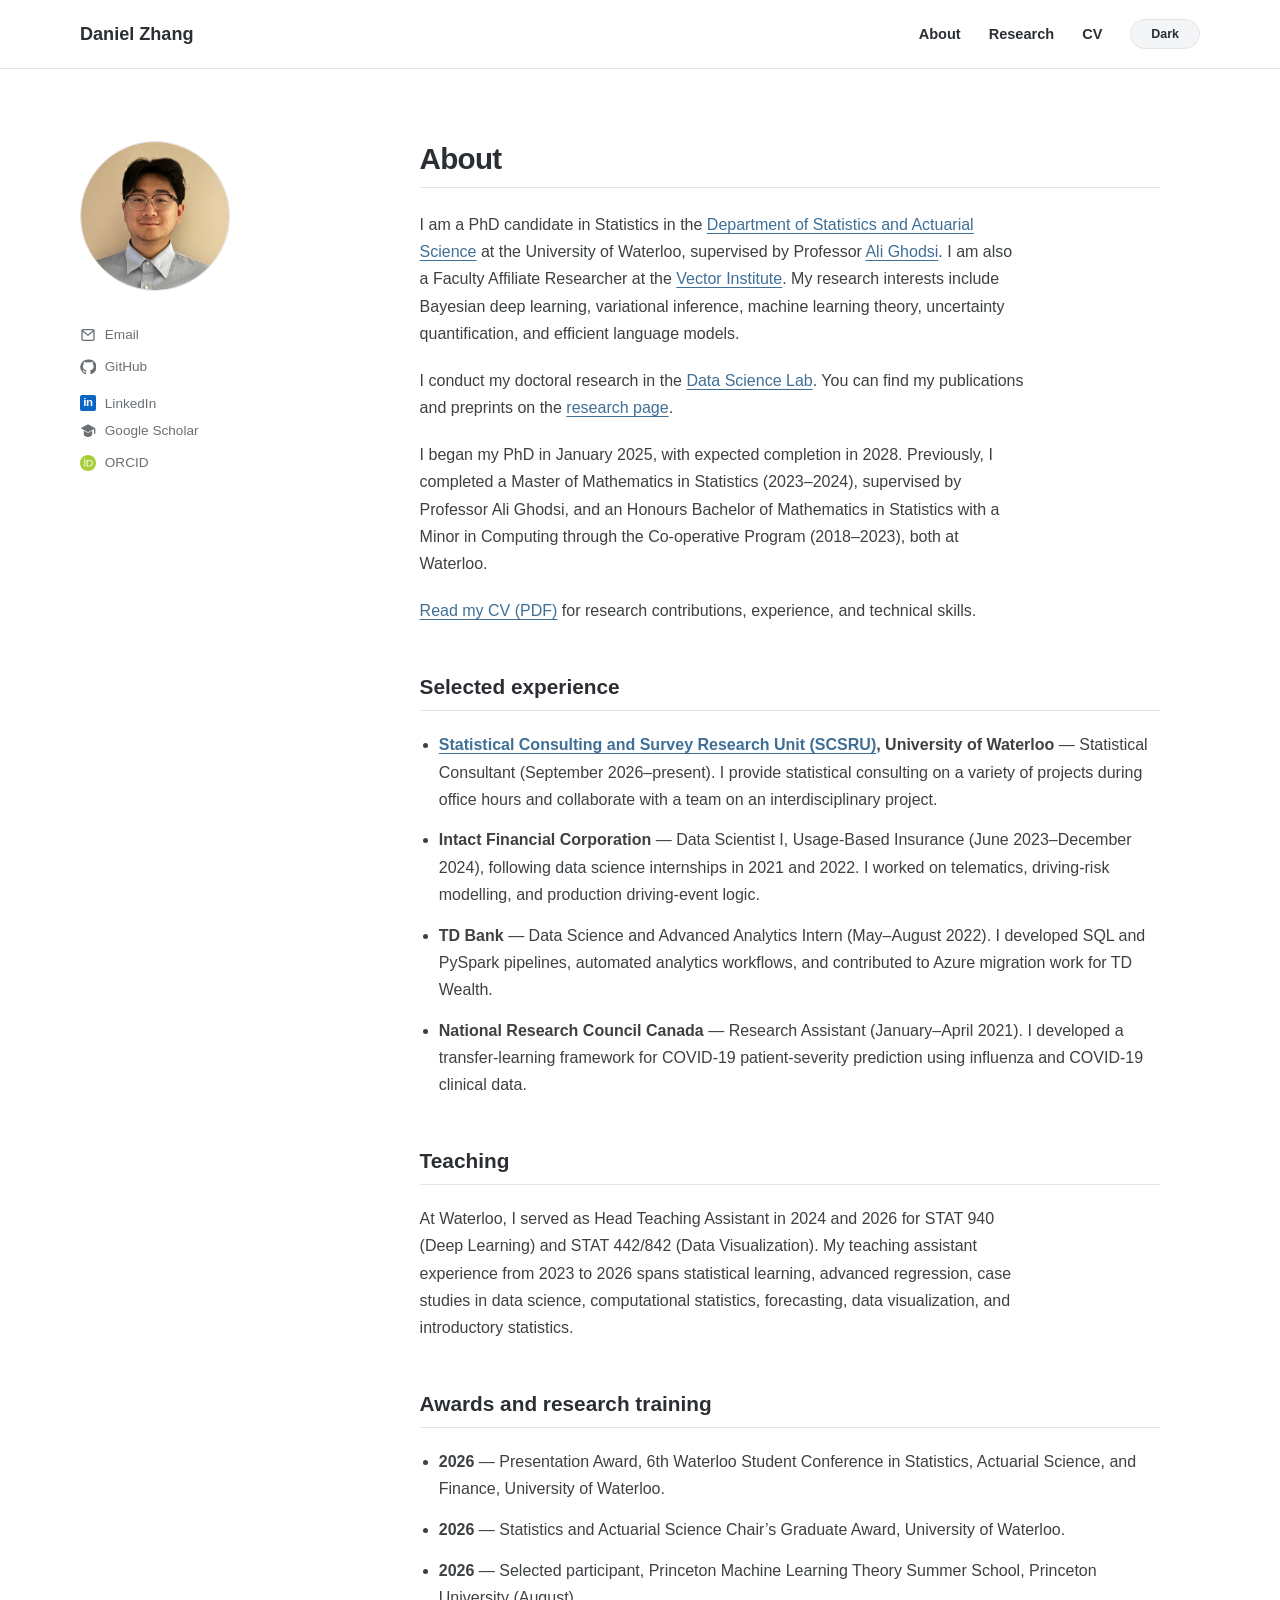
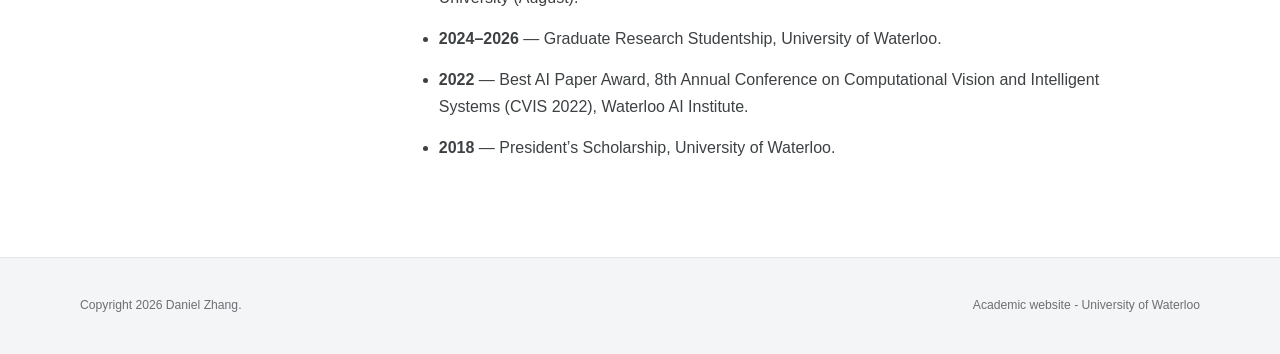
<file: index.html>
<!doctype html>
<html lang="en">
  <head>
    <meta charset="utf-8">
    <meta name="viewport" content="width=device-width, initial-scale=1">
    <title>Daniel Zhang - Statistics and Machine Learning</title>
    <meta
      name="description"
      content="About, research, and curriculum vitae for Daniel Zhang, PhD candidate in Statistics at the University of Waterloo."
    >
    <meta property="og:title" content="Daniel Zhang - Statistics and Machine Learning">
    <meta
      property="og:description"
      content="About and research for Daniel Zhang, PhD candidate at the University of Waterloo."
    >
    <meta property="og:type" content="website">
    <meta property="og:url" content="https://d287zhan.github.io/">
    <meta property="og:image" content="https://d287zhan.github.io/og.png">
    <link rel="stylesheet" href="/assets/styles.css">
    <script>
      (function () {
        try {
          var savedTheme = localStorage.getItem("theme");
          var prefersDark = window.matchMedia("(prefers-color-scheme: dark)").matches;
          var theme = savedTheme === "dark" || (!savedTheme && prefersDark)
            ? "dark"
            : "light";
          document.documentElement.dataset.theme = theme;
          document.documentElement.style.colorScheme = theme;
        } catch (error) {
          document.documentElement.dataset.theme = "light";
        }
      })();
    </script>
  </head>
  <body>
    <a class="skip-link" href="#main-content">Skip to content</a>

    <header class="site-header">
      <div class="header-inner">
        <a class="site-title" href="#about" aria-label="Daniel Zhang home">Daniel Zhang</a>
        <nav aria-label="Primary navigation">
          <a href="#about">About</a>
          <a href="/research/">Research</a>
          <a href="/daniel-zhang-cv.pdf" target="_blank" rel="noreferrer">CV</a>
          <button class="theme-toggle" type="button">Dark</button>
        </nav>
      </div>
    </header>

    <main class="page-shell" id="main-content">
      <aside class="author-profile" aria-label="Daniel Zhang profile">
        <img
          class="profile-photo"
          src="/daniel-zhang.png"
          alt="Daniel Zhang"
          width="400"
          height="400"
        >

        <div class="follow-block">
          <ul>
            <li>
              <a href="mailto:d287zhan@uwaterloo.ca">
                <svg class="social-svg" viewBox="0 0 24 24" aria-hidden="true">
                  <path d="M2 5.5A2.5 2.5 0 0 1 4.5 3h15A2.5 2.5 0 0 1 22 5.5v13a2.5 2.5 0 0 1-2.5 2.5h-15A2.5 2.5 0 0 1 2 18.5v-13Zm2.4-.5L12 11.1 19.6 5H4.4ZM20 7.1l-7.4 5.9a1 1 0 0 1-1.2 0L4 7.1v11.4c0 .3.2.5.5.5h15a.5.5 0 0 0 .5-.5V7.1Z"/>
                </svg>
                <span>Email</span>
              </a>
            </li>
            <li>
              <a href="https://github.com/d287zhan" target="_blank" rel="noreferrer">
                <svg class="social-svg" viewBox="0 0 24 24" aria-hidden="true">
                  <path d="M12 .7A11.3 11.3 0 0 0 8.4 22.8c.6.1.8-.3.8-.6v-2.2c-3.4.7-4.1-1.4-4.1-1.4-.5-1.4-1.3-1.8-1.3-1.8-1.1-.7.1-.7.1-.7 1.2.1 1.8 1.2 1.8 1.2 1 1.8 2.8 1.3 3.5 1 .1-.8.4-1.3.8-1.6-2.7-.3-5.5-1.3-5.5-6A4.7 4.7 0 0 1 5.7 7.4c-.1-.3-.5-1.6.1-3.3 0 0 1-.3 3.5 1.2a12 12 0 0 1 6.3 0C18 3.7 19 4.1 19 4.1c.6 1.7.2 3 .1 3.3a4.7 4.7 0 0 1 1.3 3.3c0 4.7-2.8 5.7-5.5 6 .4.4.8 1.1.8 2.2v3.3c0 .3.2.7.8.6A11.3 11.3 0 0 0 12 .7Z"/>
                </svg>
                <span>GitHub</span>
              </a>
            </li>
            <li>
              <a href="https://www.linkedin.com/in/danielzhang1004" target="_blank" rel="noreferrer">
                <span class="linkedin-logo" aria-hidden="true">in</span>
                <span>LinkedIn</span>
              </a>
            </li>
            <li>
              <a href="https://scholar.google.ca/citations?user=kAa_FtAAAAAJ&amp;hl=en" target="_blank" rel="noreferrer">
                <svg class="social-svg" viewBox="0 0 24 24" aria-hidden="true">
                  <path d="M12 2 1 8l11 6 9-4.9V16h2V8L12 2Zm-6.3 9.6V17c0 2.2 2.8 4 6.3 4s6.3-1.8 6.3-4v-5.4L12 15l-6.3-3.4Z"/>
                </svg>
                <span>Google Scholar</span>
              </a>
            </li>
            <li>
              <a href="https://orcid.org/0009-0009-0136-5339" target="_blank" rel="noreferrer">
                <img class="social-svg" src="/assets/orcid.svg" width="16" height="16" alt="" aria-hidden="true">
                <span>ORCID</span>
              </a>
            </li>
          </ul>
        </div>
      </aside>

      <div class="main-column">
        <section class="content-section" id="about">
          <h1>About</h1>
          <p>
            I am a PhD candidate in Statistics in the
            <a href="https://uwaterloo.ca/statistics-and-actuarial-science/" target="_blank" rel="noreferrer">Department of Statistics and Actuarial Science</a>
            at the University of Waterloo, supervised by Professor
            <a href="https://aghodsib.github.io/" target="_blank" rel="noreferrer">Ali Ghodsi</a>.
            I am also a Faculty Affiliate Researcher at the
            <a href="https://vectorinstitute.ai/" target="_blank" rel="noreferrer">Vector Institute</a>.
            My research interests include Bayesian deep learning, variational
            inference, machine learning theory, uncertainty quantification, and
            efficient language models.
          </p>
          <p>
            I conduct my doctoral research in the
            <a href="https://aghodsib.github.io/index.html#data-science-lab" target="_blank" rel="noreferrer">Data Science Lab</a>.
            You can find my publications and preprints on the
            <a href="/research/">research page</a>.
          </p>
          <p>
            I began my PhD in January 2025, with expected completion in 2028.
            Previously, I completed a Master of Mathematics in Statistics
            (2023–2024), supervised by Professor Ali Ghodsi, and an Honours
            Bachelor of Mathematics in Statistics with a Minor in Computing
            through the Co-operative Program (2018–2023), both at Waterloo.
          </p>
          <p>
            <a href="/daniel-zhang-cv.pdf" target="_blank" rel="noreferrer">Read my CV (PDF)</a>
            for research contributions, experience, and technical skills.
          </p>
        </section>

        <section class="content-section" id="experience" aria-labelledby="experience-heading">
          <h2 class="section-heading" id="experience-heading">Selected experience</h2>
          <ul class="detail-list">
            <li>
              <strong><a href="https://uwaterloo.ca/statistical-consulting-survey-research-unit/" target="_blank" rel="noreferrer">Statistical Consulting and Survey Research Unit (SCSRU)</a>,
              University of Waterloo</strong> — Statistical Consultant
              (September 2026–present). I provide statistical consulting on a
              variety of projects during office hours and collaborate with a team
              on an interdisciplinary project.
            </li>
            <li>
              <strong>Intact Financial Corporation</strong> — Data Scientist I,
              Usage-Based Insurance (June 2023–December 2024), following data
              science internships in 2021 and 2022. I worked on telematics,
              driving-risk modelling, and production driving-event logic.
            </li>
            <li>
              <strong>TD Bank</strong> — Data Science and Advanced Analytics
              Intern (May–August 2022). I developed SQL and PySpark pipelines,
              automated analytics workflows, and contributed to Azure migration
              work for TD Wealth.
            </li>
            <li>
              <strong>National Research Council Canada</strong> — Research
              Assistant (January–April 2021). I developed a transfer-learning
              framework for COVID-19 patient-severity prediction using influenza
              and COVID-19 clinical data.
            </li>
          </ul>
        </section>

        <section class="content-section" id="teaching" aria-labelledby="teaching-heading">
          <h2 class="section-heading" id="teaching-heading">Teaching</h2>
          <p>
            At Waterloo, I served as Head Teaching Assistant in 2024 and 2026
            for STAT 940 (Deep Learning) and STAT 442/842 (Data Visualization).
            My teaching assistant experience from 2023 to 2026 spans statistical
            learning, advanced regression, case studies in data science,
            computational statistics, forecasting, data visualization, and
            introductory statistics.
          </p>
        </section>

        <section class="content-section" id="awards" aria-labelledby="awards-heading">
          <h2 class="section-heading" id="awards-heading">Awards and research training</h2>
          <ul class="detail-list">
            <li><strong>2026</strong> — Presentation Award, 6th Waterloo Student Conference in Statistics, Actuarial Science, and Finance, University of Waterloo.</li>
            <li><strong>2026</strong> — Statistics and Actuarial Science Chair’s Graduate Award, University of Waterloo.</li>
            <li><strong>2026</strong> — Selected participant, Princeton Machine Learning Theory Summer School, Princeton University (August).</li>
            <li><strong>2024–2026</strong> — Graduate Research Studentship, University of Waterloo.</li>
            <li><strong>2022</strong> — Best AI Paper Award, 8th Annual Conference on Computational Vision and Intelligent Systems (CVIS 2022), Waterloo AI Institute.</li>
            <li><strong>2018</strong> — President’s Scholarship, University of Waterloo.</li>
          </ul>
        </section>
      </div>
    </main>

    <footer>
      <div class="footer-inner">
        <p>Copyright 2026 Daniel Zhang.</p>
        <p>Academic website - University of Waterloo</p>
      </div>
    </footer>

    <script src="/assets/theme.js"></script>
  </body>
</html>
</file>
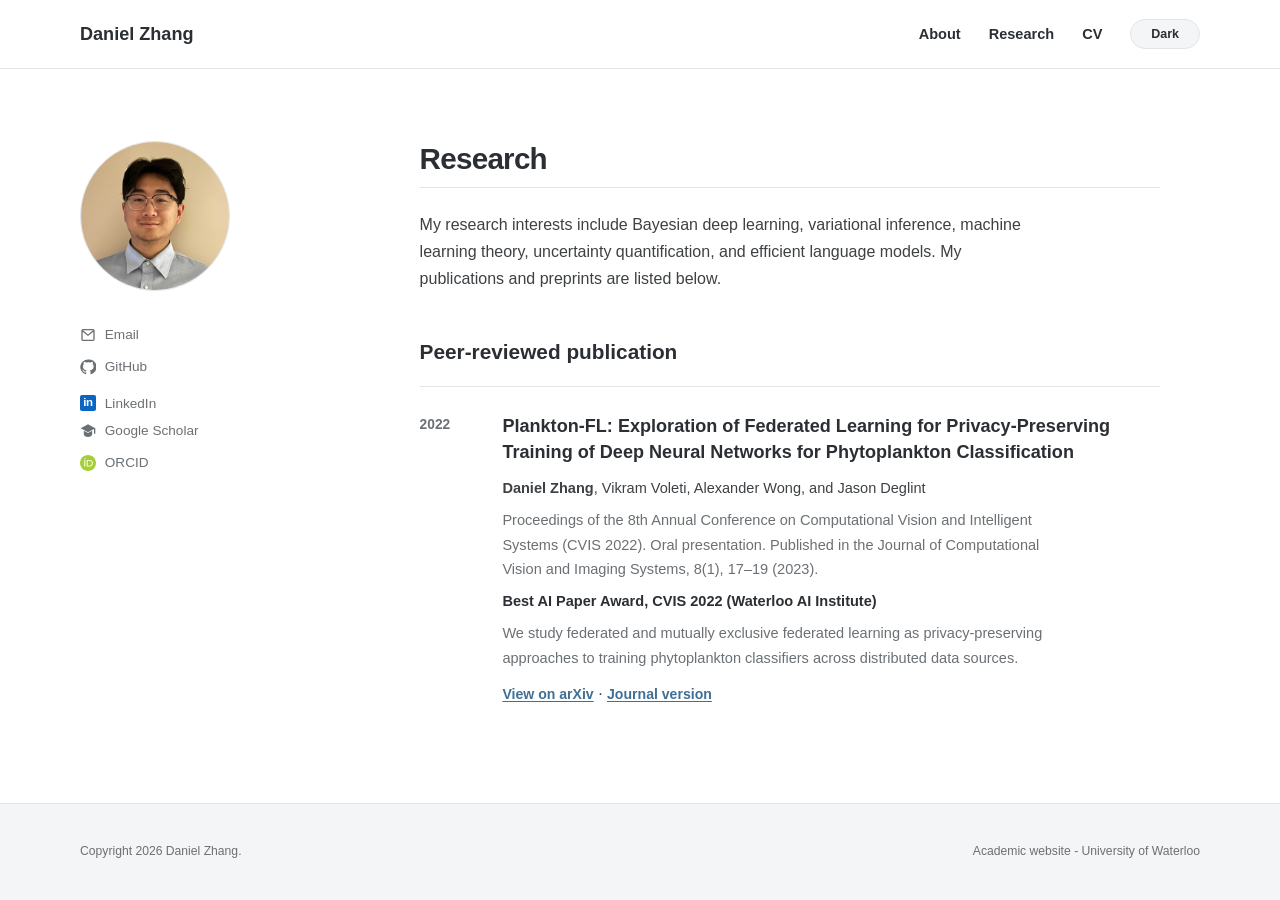
<file: research/index.html>
<!doctype html>
<html lang="en">
  <head>
    <meta charset="utf-8">
    <meta name="viewport" content="width=device-width, initial-scale=1">
    <title>Research | Daniel Zhang</title>
    <meta name="description" content="Publications and preprints by Daniel Zhang.">
    <link rel="stylesheet" href="/assets/styles.css">
    <script>
      (function () {
        try {
          var savedTheme = localStorage.getItem("theme");
          var prefersDark = window.matchMedia("(prefers-color-scheme: dark)").matches;
          var theme = savedTheme === "dark" || (!savedTheme && prefersDark)
            ? "dark"
            : "light";
          document.documentElement.dataset.theme = theme;
          document.documentElement.style.colorScheme = theme;
        } catch (error) {
          document.documentElement.dataset.theme = "light";
        }
      })();
    </script>
  </head>
  <body>
    <a class="skip-link" href="#main-content">Skip to content</a>

    <header class="site-header">
      <div class="header-inner">
        <a class="site-title" href="/#about" aria-label="Daniel Zhang home">Daniel Zhang</a>
        <nav aria-label="Primary navigation">
          <a href="/#about">About</a>
          <a href="/research/" aria-current="page">Research</a>
          <a href="/daniel-zhang-cv.pdf" target="_blank" rel="noreferrer">CV</a>
          <button class="theme-toggle" type="button">Dark</button>
        </nav>
      </div>
    </header>

    <main class="page-shell" id="main-content">
      <aside class="author-profile" aria-label="Daniel Zhang profile">
        <img
          class="profile-photo"
          src="/daniel-zhang.png"
          alt="Daniel Zhang"
          width="400"
          height="400"
        >

        <div class="follow-block">
          <ul>
            <li>
              <a href="mailto:d287zhan@uwaterloo.ca">
                <svg class="social-svg" viewBox="0 0 24 24" aria-hidden="true">
                  <path d="M2 5.5A2.5 2.5 0 0 1 4.5 3h15A2.5 2.5 0 0 1 22 5.5v13a2.5 2.5 0 0 1-2.5 2.5h-15A2.5 2.5 0 0 1 2 18.5v-13Zm2.4-.5L12 11.1 19.6 5H4.4ZM20 7.1l-7.4 5.9a1 1 0 0 1-1.2 0L4 7.1v11.4c0 .3.2.5.5.5h15a.5.5 0 0 0 .5-.5V7.1Z"/>
                </svg>
                <span>Email</span>
              </a>
            </li>
            <li>
              <a href="https://github.com/d287zhan" target="_blank" rel="noreferrer">
                <svg class="social-svg" viewBox="0 0 24 24" aria-hidden="true">
                  <path d="M12 .7A11.3 11.3 0 0 0 8.4 22.8c.6.1.8-.3.8-.6v-2.2c-3.4.7-4.1-1.4-4.1-1.4-.5-1.4-1.3-1.8-1.3-1.8-1.1-.7.1-.7.1-.7 1.2.1 1.8 1.2 1.8 1.2 1 1.8 2.8 1.3 3.5 1 .1-.8.4-1.3.8-1.6-2.7-.3-5.5-1.3-5.5-6A4.7 4.7 0 0 1 5.7 7.4c-.1-.3-.5-1.6.1-3.3 0 0 1-.3 3.5 1.2a12 12 0 0 1 6.3 0C18 3.7 19 4.1 19 4.1c.6 1.7.2 3 .1 3.3a4.7 4.7 0 0 1 1.3 3.3c0 4.7-2.8 5.7-5.5 6 .4.4.8 1.1.8 2.2v3.3c0 .3.2.7.8.6A11.3 11.3 0 0 0 12 .7Z"/>
                </svg>
                <span>GitHub</span>
              </a>
            </li>
            <li>
              <a href="https://www.linkedin.com/in/danielzhang1004" target="_blank" rel="noreferrer">
                <span class="linkedin-logo" aria-hidden="true">in</span>
                <span>LinkedIn</span>
              </a>
            </li>
            <li>
              <a href="https://scholar.google.ca/citations?user=kAa_FtAAAAAJ&amp;hl=en" target="_blank" rel="noreferrer">
                <svg class="social-svg" viewBox="0 0 24 24" aria-hidden="true">
                  <path d="M12 2 1 8l11 6 9-4.9V16h2V8L12 2Zm-6.3 9.6V17c0 2.2 2.8 4 6.3 4s6.3-1.8 6.3-4v-5.4L12 15l-6.3-3.4Z"/>
                </svg>
                <span>Google Scholar</span>
              </a>
            </li>
            <li>
              <a href="https://orcid.org/0009-0009-0136-5339" target="_blank" rel="noreferrer">
                <img class="social-svg" src="/assets/orcid.svg" width="16" height="16" alt="" aria-hidden="true">
                <span>ORCID</span>
              </a>
            </li>
          </ul>
        </div>
      </aside>

      <div class="main-column">
        <section class="content-section" id="research">
          <h1>Research</h1>
          <p>
            My research interests include Bayesian deep learning, variational
            inference, machine learning theory, uncertainty quantification, and
            efficient language models. My publications and preprints are listed
            below.
          </p>

          <h2 class="section-heading">Peer-reviewed publication</h2>

          <article class="research-entry">
            <p class="research-year">2022</p>
            <div>
              <h3>
                <a href="https://arxiv.org/abs/2212.08990" target="_blank" rel="noreferrer">
                  Plankton-FL: Exploration of Federated Learning for
                  Privacy-Preserving Training of Deep Neural Networks for
                  Phytoplankton Classification
                </a>
              </h3>
              <p class="authors">
                <strong>Daniel Zhang</strong>, Vikram Voleti, Alexander Wong,
                and Jason Deglint
              </p>
              <p class="venue">
                Proceedings of the 8th Annual Conference on Computational Vision
                and Intelligent Systems (CVIS 2022). Oral presentation.
                Published in the Journal of Computational Vision and Imaging
                Systems, 8(1), 17–19 (2023).
              </p>
              <p class="award-note">Best AI Paper Award, CVIS 2022 (Waterloo AI Institute)</p>
              <p class="research-summary">
                We study federated and mutually exclusive federated learning as
                privacy-preserving approaches to training phytoplankton
                classifiers across distributed data sources.
              </p>
              <a class="paper-link" href="https://arxiv.org/abs/2212.08990" target="_blank" rel="noreferrer">View on arXiv</a>
              <span aria-hidden="true"> · </span>
              <a class="paper-link" href="https://openjournals.uwaterloo.ca/index.php/vsl/article/view/5361" target="_blank" rel="noreferrer">Journal version</a>
            </div>
          </article>
        </section>
      </div>
    </main>

    <footer>
      <div class="footer-inner">
        <p>Copyright 2026 Daniel Zhang.</p>
        <p>Academic website - University of Waterloo</p>
      </div>
    </footer>

    <script src="/assets/theme.js"></script>
  </body>
</html>
</file>
<file: assets/styles.css>
:root {
  --background: #ffffff;
  --header-bg: rgba(255, 255, 255, 0.96);
  --ink: #3d4144;
  --heading: #2b2f33;
  --muted: #6b7074;
  --blue: #3f6f96;
  --blue-dark: #2e5879;
  --line: #e2e4e5;
  --soft: #f4f5f6;
}

[data-theme="dark"] {
  --background: #111518;
  --header-bg: rgba(17, 21, 24, 0.96);
  --ink: #d8dde2;
  --heading: #f2f5f7;
  --muted: #aeb6bd;
  --blue: #8ab9dc;
  --blue-dark: #b8d7ee;
  --line: #343b42;
  --soft: #1b2025;
}

* {
  box-sizing: border-box;
}

html {
  scroll-behavior: smooth;
}

body {
  margin: 0;
  background: var(--background);
  color: var(--ink);
  font-family: -apple-system, BlinkMacSystemFont, "Segoe UI", sans-serif;
  font-size: 16px;
  line-height: 1.7;
}

a {
  color: var(--blue);
  text-decoration-thickness: 1px;
  text-underline-offset: 0.16em;
}

a:hover,
a:focus-visible {
  color: var(--blue-dark);
}

.skip-link {
  position: fixed;
  top: -5rem;
  left: 1rem;
  z-index: 100;
  background: var(--heading);
  color: var(--background);
  padding: 0.65rem 0.9rem;
  text-decoration: none;
}

.skip-link:focus {
  top: 1rem;
}

.site-header {
  position: sticky;
  top: 0;
  z-index: 20;
  border-bottom: 1px solid var(--line);
  background: var(--header-bg);
  backdrop-filter: blur(12px);
}

.header-inner,
.page-shell,
.footer-inner {
  width: min(1120px, calc(100% - 3rem));
  margin: 0 auto;
}

.header-inner {
  display: flex;
  min-height: 68px;
  align-items: center;
  justify-content: space-between;
  gap: 2rem;
}

.site-title {
  color: var(--heading);
  font-size: 1.13rem;
  font-weight: 700;
  text-decoration: none;
}

nav {
  display: flex;
  align-items: center;
  gap: 1.75rem;
}

nav a {
  color: var(--heading);
  font-size: 0.91rem;
  font-weight: 600;
  text-decoration: none;
}

nav a:hover,
nav a:focus-visible {
  color: var(--blue);
}

.theme-toggle {
  min-width: 4.35rem;
  border: 1px solid var(--line);
  border-radius: 999px;
  background: var(--soft);
  color: var(--heading);
  cursor: pointer;
  font: inherit;
  font-size: 0.78rem;
  font-weight: 600;
  line-height: 1;
  padding: 0.48rem 0.72rem;
}

.theme-toggle:hover,
.theme-toggle:focus-visible {
  border-color: var(--blue);
  color: var(--blue);
}

.page-shell {
  display: grid;
  grid-template-columns: 250px minmax(0, 740px);
  gap: clamp(3rem, 7vw, 7.5rem);
  align-items: start;
  padding: 4.5rem 0 6rem;
}

.author-profile {
  position: sticky;
  top: 112px;
}

.profile-photo {
  display: block;
  width: 150px;
  height: 150px;
  margin-bottom: 1.5rem;
  border: 1px solid var(--line);
  border-radius: 50%;
  background: var(--soft);
  object-fit: cover;
}

.follow-block {
  margin-top: 2rem;
}

.follow-block ul {
  margin: 0;
  padding: 0;
  list-style: none;
}

.follow-block li {
  margin: 0.28rem 0;
}

.follow-block a {
  display: inline-flex;
  align-items: center;
  gap: 0.55rem;
  color: var(--muted);
  font-size: 0.85rem;
  text-decoration: none;
}

.social-svg,
.linkedin-logo {
  display: inline-flex;
  width: 1rem;
  height: 1rem;
  flex: 0 0 1rem;
  align-items: center;
  justify-content: center;
}

.social-svg {
  fill: currentColor;
}

.linkedin-logo {
  border-radius: 0.12rem;
  background: #0a66c2;
  color: #fff;
  font-family: Arial, sans-serif;
  font-size: 0.72rem;
  font-weight: 700;
  letter-spacing: -0.04em;
  line-height: 1;
}

.follow-block a:hover,
.follow-block a:focus-visible {
  color: var(--blue);
  text-decoration: underline;
}

.main-column {
  min-width: 0;
}

.content-section {
  scroll-margin-top: 104px;
}

.content-section > h1 {
  margin: 0 0 1.45rem;
  border-bottom: 1px solid var(--line);
  padding-bottom: 0.55rem;
  color: var(--heading);
  font-size: 1.85rem;
  font-weight: 700;
  letter-spacing: -0.025em;
  line-height: 1.25;
}

.content-section p {
  max-width: 68ch;
  margin: 0 0 1.25rem;
}

.content-section + .content-section {
  margin-top: 3rem;
}

.section-heading {
  margin: 2.75rem 0 1.25rem;
  color: var(--heading);
  font-size: 1.3rem;
  line-height: 1.4;
}

.content-section > .section-heading:first-child {
  margin-top: 0;
  border-bottom: 1px solid var(--line);
  padding-bottom: 0.55rem;
}

.detail-list {
  margin: 0;
  padding-left: 1.2rem;
}

.detail-list li + li {
  margin-top: 0.85rem;
}

.section-heading + .research-entry {
  margin-top: 0;
}

.research-entry {
  display: grid;
  grid-template-columns: 62px minmax(0, 1fr);
  gap: 1.3rem;
  margin-top: 2.25rem;
  border-top: 1px solid var(--line);
  padding-top: 1.65rem;
}

.research-year {
  color: var(--muted);
  font-size: 0.86rem;
  font-weight: 600;
}

.research-entry h3 {
  margin: 0 0 0.65rem;
  font-size: 1.13rem;
  font-weight: 700;
  line-height: 1.45;
}

.research-entry h3 a {
  color: var(--heading);
  text-decoration: none;
}

.research-entry h3 a:hover,
.research-entry h3 a:focus-visible {
  color: var(--blue);
  text-decoration: underline;
}

.research-entry .authors,
.research-entry .venue,
.research-entry .award-note,
.research-entry .research-summary {
  margin-bottom: 0.45rem;
  font-size: 0.91rem;
}

.award-note {
  color: var(--heading);
  font-weight: 600;
}

.research-entry .venue,
.research-entry .research-summary {
  color: var(--muted);
}

.paper-link {
  display: inline-block;
  margin-top: 0.3rem;
  font-size: 0.88rem;
  font-weight: 600;
}

footer {
  border-top: 1px solid var(--line);
  background: var(--soft);
}

.footer-inner {
  display: flex;
  min-height: 96px;
  align-items: center;
  justify-content: space-between;
  gap: 2rem;
  color: var(--muted);
  font-size: 0.76rem;
}

.footer-inner p {
  margin: 0;
}

:focus-visible {
  outline: 3px solid rgba(63, 111, 150, 0.3);
  outline-offset: 4px;
}

@media (max-width: 820px) {
  .page-shell {
    grid-template-columns: 1fr;
    gap: 4rem;
  }

  .author-profile {
    position: static;
    display: grid;
    grid-template-columns: 110px minmax(0, 1fr);
    column-gap: 1.5rem;
    align-items: center;
  }

  .profile-photo {
    width: 110px;
    height: 110px;
    margin: 0;
    grid-row: 1 / 4;
  }

  .follow-block {
    grid-column: 1 / -1;
    margin-top: 1.75rem;
  }

  .follow-block ul {
    display: flex;
    flex-wrap: wrap;
    gap: 0.4rem 1.25rem;
  }
}

@media (max-width: 560px) {
  .header-inner,
  .page-shell,
  .footer-inner {
    width: min(100% - 2rem, 1120px);
  }

  .header-inner {
    min-height: 62px;
  }

  .site-title {
    font-size: 1rem;
  }

  nav {
    gap: 0.9rem;
  }

  nav a {
    font-size: 0.8rem;
  }

  .page-shell {
    padding-top: 2.8rem;
  }

  .author-profile {
    grid-template-columns: 82px minmax(0, 1fr);
    column-gap: 1.1rem;
  }

  .profile-photo {
    width: 82px;
    height: 82px;
  }

  .research-entry {
    grid-template-columns: 1fr;
    gap: 0.25rem;
  }

  .research-year {
    margin-bottom: 0.35rem;
  }

  .footer-inner {
    min-height: 118px;
    align-items: flex-start;
    justify-content: center;
    flex-direction: column;
    gap: 0.2rem;
  }
}

@media (prefers-reduced-motion: reduce) {
  html {
    scroll-behavior: auto;
  }
}
</file>
